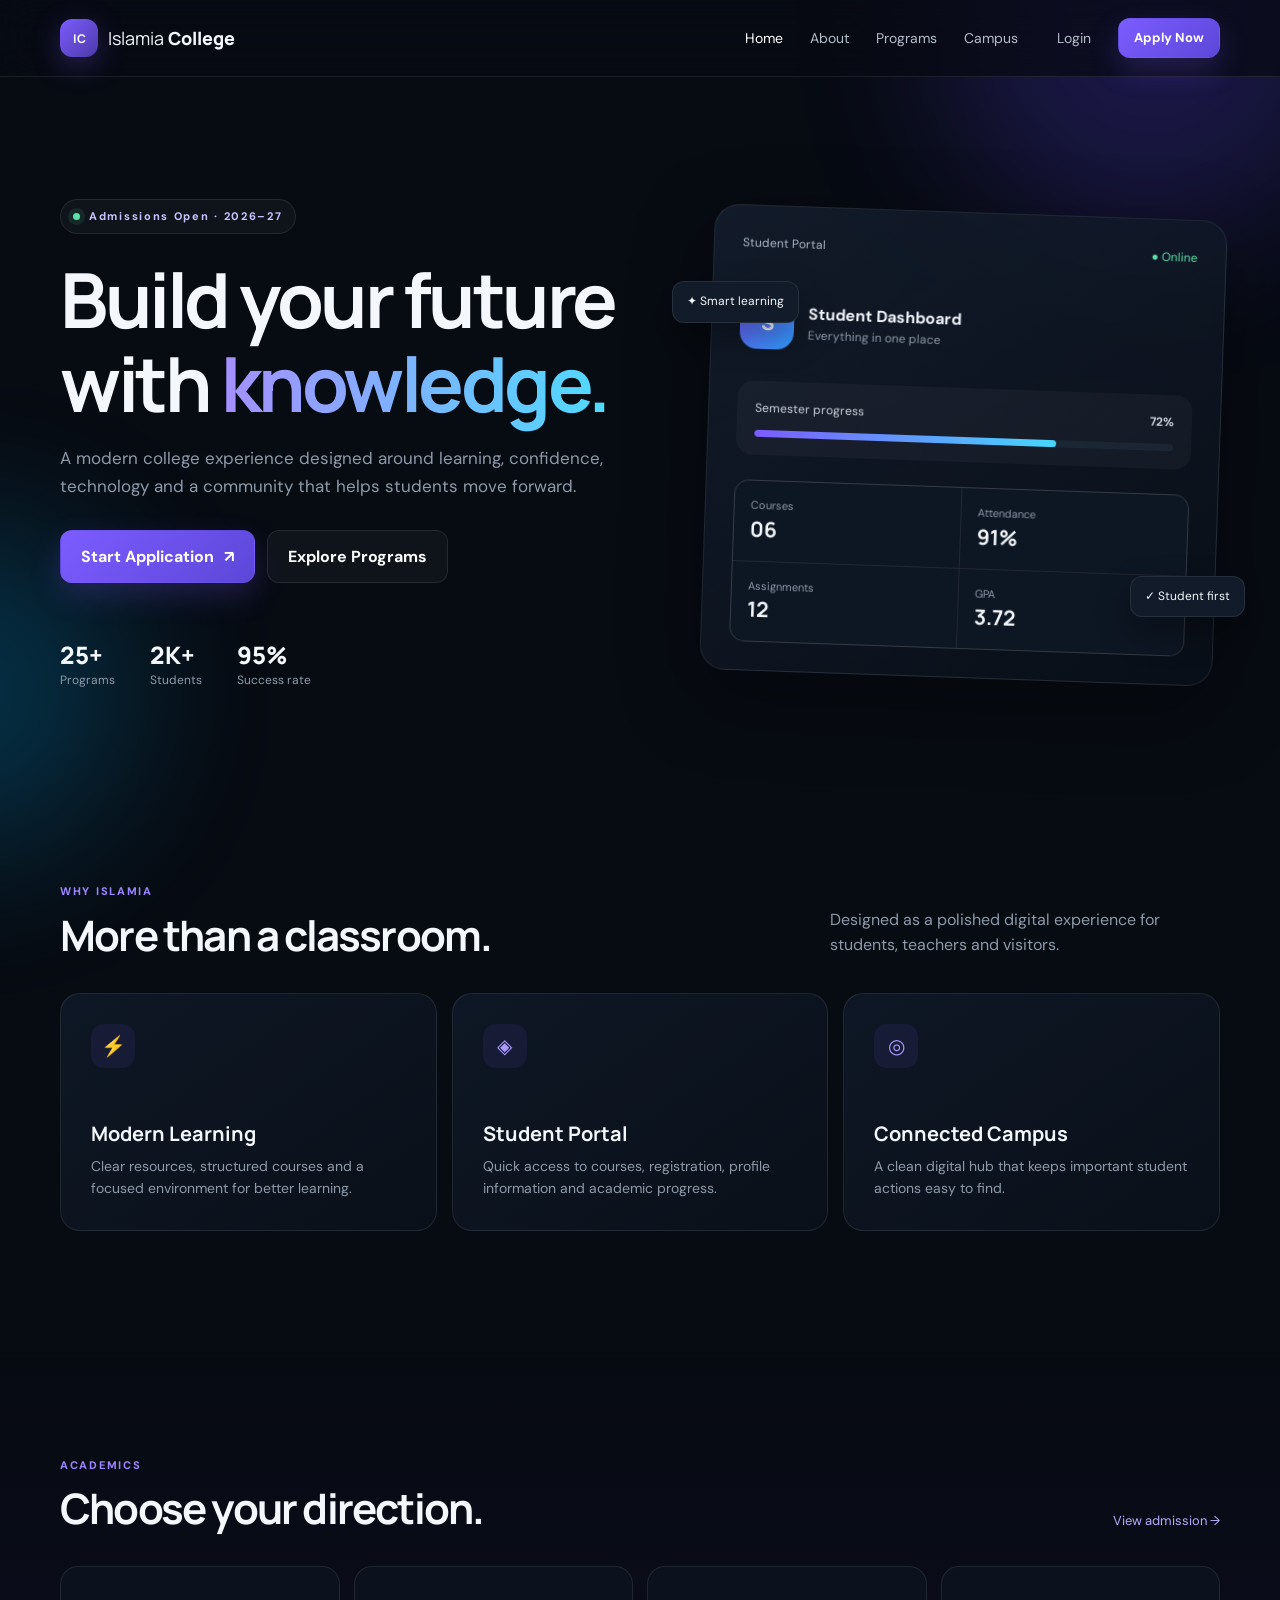
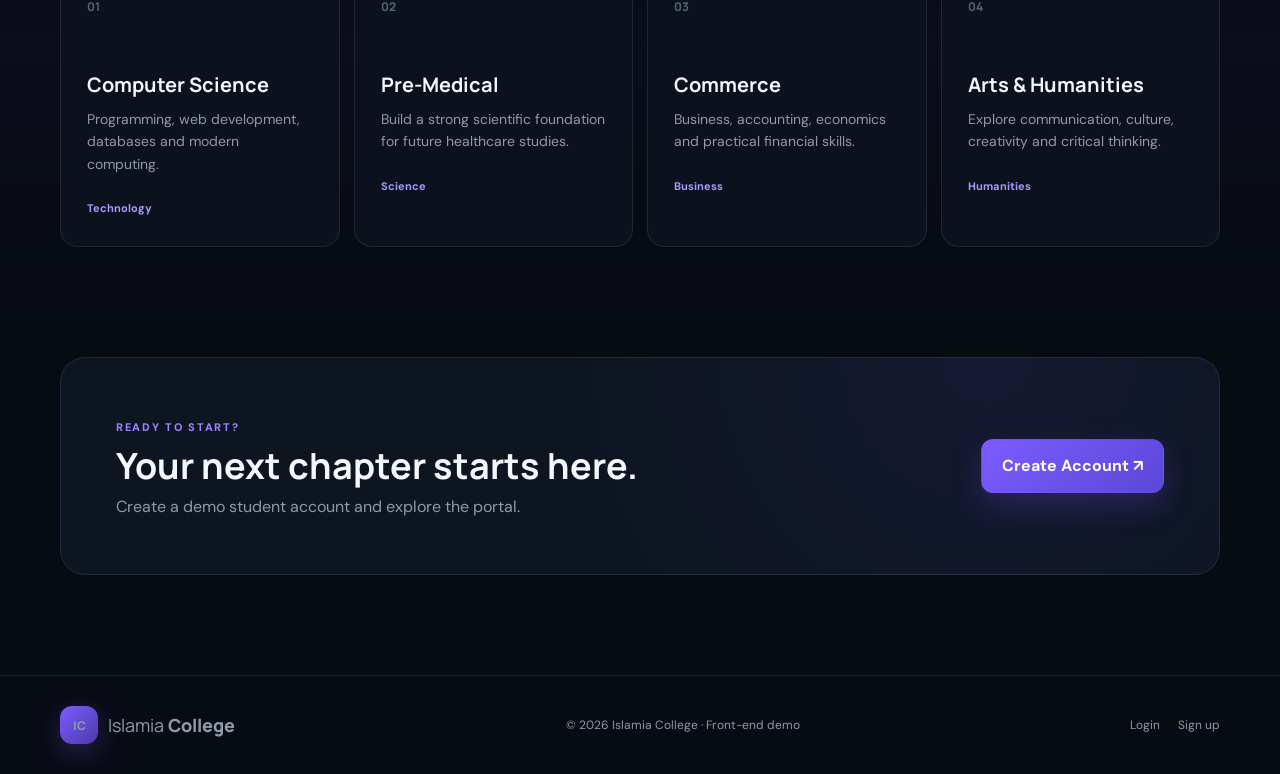
<file: index.html>
<!DOCTYPE html>
<html lang="en">
<head>
  <meta charset="UTF-8">
  <meta name="viewport" content="width=device-width, initial-scale=1.0">
  <meta name="description" content="Islamia College — modern student portal front-end demo.">
  <title>Islamia College | Home</title>
  <link rel="stylesheet" href="style.css">
</head>
<body>
  <div class="bg-orb orb-one"></div><div class="bg-orb orb-two"></div>
  <header class="nav-wrap">
    <nav class="nav container">
      <a class="brand" href="index.html"><span class="brand-mark">IC</span><span>Islamia <b>College</b></span></a>
      <button class="menu-btn" aria-label="Open menu">☰</button>
      <div class="nav-links">
        <a class="active" href="#home">Home</a>
        <a href="#about">About</a>
        <a href="#programs">Programs</a>
        <a href="#features">Campus</a>
        <a href="login.html" class="nav-login">Login</a>
        <a href="signup.html" class="btn btn-sm">Apply Now</a>
      </div>
    </nav>
  </header>

  <main id="home">
    <section class="hero container">
      <div class="hero-copy reveal">
        <div class="eyebrow"><span class="pulse"></span> Admissions Open · 2026–27</div>
        <h1>Build your future with <span>knowledge.</span></h1>
        <p class="hero-text">A modern college experience designed around learning, confidence, technology and a community that helps students move forward.</p>
        <div class="hero-actions">
          <a href="signup.html" class="btn">Start Application <span>↗</span></a>
          <a href="#programs" class="btn btn-ghost">Explore Programs</a>
        </div>
        <div class="trust-row">
          <div><strong>25+</strong><span>Programs</span></div>
          <div><strong>2K+</strong><span>Students</span></div>
          <div><strong>95%</strong><span>Success rate</span></div>
        </div>
      </div>
      <div class="hero-card-wrap reveal delay-2">
        <div class="hero-card glass">
          <div class="card-top"><span>Student Portal</span><span class="status-dot">● Online</span></div>
          <div class="profile-mini"><div class="avatar">S</div><div><b>Student Dashboard</b><small>Everything in one place</small></div></div>
          <div class="progress-box"><div class="row"><span>Semester progress</span><b>72%</b></div><div class="progress"><i style="width:72%"></i></div></div>
          <div class="mini-grid"><div><span>Courses</span><b>06</b></div><div><span>Attendance</span><b>91%</b></div><div><span>Assignments</span><b>12</b></div><div><span>GPA</span><b>3.72</b></div></div>
        </div>
        <div class="float-chip chip-one">✦ Smart learning</div>
        <div class="float-chip chip-two">✓ Student first</div>
      </div>
    </section>

    <section class="section container" id="about">
      <div class="section-head reveal"><div><span class="kicker">WHY ISLAMIA</span><h2>More than a classroom.</h2></div><p>Designed as a polished digital experience for students, teachers and visitors.</p></div>
      <div class="feature-grid" id="features">
        <article class="feature-card reveal"><div class="icon">⚡</div><h3>Modern Learning</h3><p>Clear resources, structured courses and a focused environment for better learning.</p></article>
        <article class="feature-card reveal delay-1"><div class="icon">◈</div><h3>Student Portal</h3><p>Quick access to courses, registration, profile information and academic progress.</p></article>
        <article class="feature-card reveal delay-2"><div class="icon">◎</div><h3>Connected Campus</h3><p>A clean digital hub that keeps important student actions easy to find.</p></article>
      </div>
    </section>

    <section class="section programs-section" id="programs">
      <div class="container">
        <div class="section-head reveal"><div><span class="kicker">ACADEMICS</span><h2>Choose your direction.</h2></div><a href="signup.html" class="text-link">View admission →</a></div>
        <div class="program-grid">
          <article class="program reveal"><span>01</span><h3>Computer Science</h3><p>Programming, web development, databases and modern computing.</p><b>Technology</b></article>
          <article class="program reveal delay-1"><span>02</span><h3>Pre-Medical</h3><p>Build a strong scientific foundation for future healthcare studies.</p><b>Science</b></article>
          <article class="program reveal delay-2"><span>03</span><h3>Commerce</h3><p>Business, accounting, economics and practical financial skills.</p><b>Business</b></article>
          <article class="program reveal delay-3"><span>04</span><h3>Arts & Humanities</h3><p>Explore communication, culture, creativity and critical thinking.</p><b>Humanities</b></article>
        </div>
      </div>
    </section>

    <section class="cta container reveal">
      <div><span class="kicker">READY TO START?</span><h2>Your next chapter starts here.</h2><p>Create a demo student account and explore the portal.</p></div>
      <a href="signup.html" class="btn">Create Account ↗</a>
    </section>
  </main>

  <footer><div class="container footer-inner"><a class="brand" href="index.html"><span class="brand-mark">IC</span><span>Islamia <b>College</b></span></a><p>© 2026 Islamia College · Front-end demo</p><div><a href="login.html">Login</a><a href="signup.html">Sign up</a></div></div></footer>
  <script src="script.js"></script>
</body>
</html>
</file>
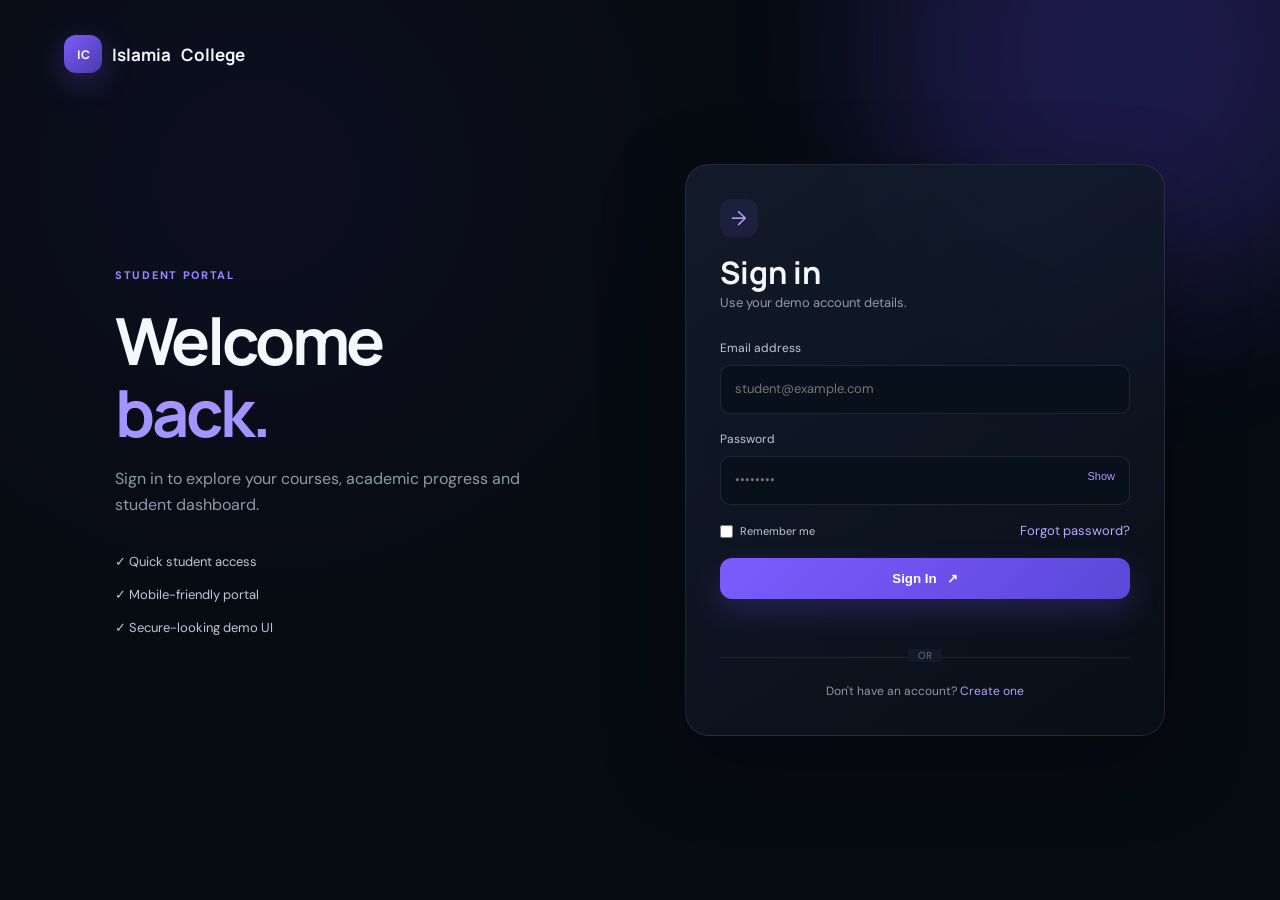
<file: dashboard.html>
<!DOCTYPE html>
<html lang="en">
<head>
<meta charset="UTF-8"><meta name="viewport" content="width=device-width, initial-scale=1.0">
<title>Dashboard | Islamia College</title><link rel="stylesheet" href="style.css">
</head>
<body class="dashboard-page">
<header class="dash-nav"><div class="container dash-nav-inner"><a class="brand" href="index.html"><span class="brand-mark">IC</span><span>Islamia <b>College</b></span></a><div class="dash-actions"><span class="welcome-user" id="welcomeUser">Student</span><button id="logoutBtn" class="btn btn-sm btn-ghost">Logout</button></div></div></header>
<main class="container dashboard">
<div class="dash-hero"><div><span class="kicker">STUDENT DASHBOARD</span><h1>Good to see you, <span id="studentName">Student</span>.</h1><p>Here is your academic snapshot for the current semester.</p></div><div class="date-card">2026<br><small>Academic Year</small></div></div>
<div class="stat-grid"><div class="stat-card"><span>Attendance</span><strong>91%</strong><small>↑ 4% this month</small></div><div class="stat-card"><span>Current GPA</span><strong>3.72</strong><small>Excellent standing</small></div><div class="stat-card"><span>Courses</span><strong>06</strong><small>4 completed · 2 active</small></div><div class="stat-card"><span>Assignments</span><strong>12</strong><small>3 due this week</small></div></div>
<div class="dash-grid">
<section class="panel"><div class="panel-head"><div><span class="kicker">MY COURSES</span><h2>Current semester</h2></div><button class="icon-btn">•••</button></div>
<div class="course-row"><span class="course-icon">CS</span><div><b>Web Development</b><small>HTML · CSS · JavaScript</small></div><strong>92%</strong></div>
<div class="course-row"><span class="course-icon">DB</span><div><b>Database Systems</b><small>SQL · Data modeling</small></div><strong>86%</strong></div>
<div class="course-row"><span class="course-icon">EN</span><div><b>English Communication</b><small>Writing · Presentation</small></div><strong>89%</strong></div>
</section>
<section class="panel"><div class="panel-head"><div><span class="kicker">UPCOMING</span><h2>Next activities</h2></div></div>
<div class="activity"><span class="activity-date">18<br><small>AUG</small></span><div><b>Web Development Quiz</b><small>10:00 AM · Lab 02</small></div></div>
<div class="activity"><span class="activity-date">20<br><small>AUG</small></span><div><b>Database Assignment</b><small>11:59 PM · Online</small></div></div>
<div class="activity"><span class="activity-date">24<br><small>AUG</small></span><div><b>Semester Project Review</b><small>09:30 AM · Room 14</small></div></div>
</section>
</div>
<div class="dashboard-bottom panel"><div><span class="kicker">PROFILE</span><h2 id="profileName">Student Profile</h2><p id="profileDetails">Program · Semester · Student ID</p></div><a href="index.html" class="btn btn-ghost">Back to website</a></div>
</main>
<script src="script.js"></script><script src="auth.js"></script>
</body></html>
</file>
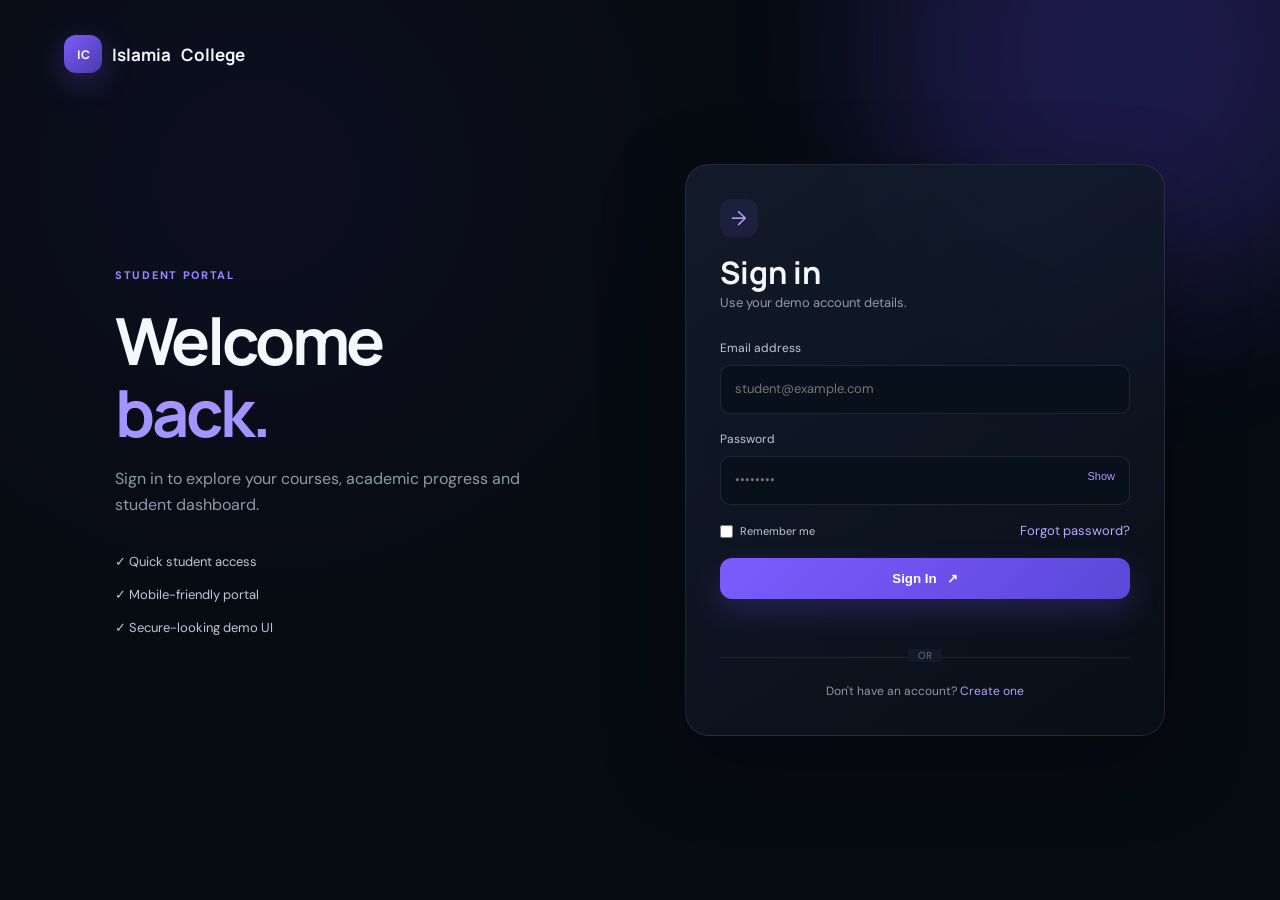
<file: login.html>
<!DOCTYPE html>
<html lang="en">
<head>
<meta charset="UTF-8"><meta name="viewport" content="width=device-width, initial-scale=1.0">
<title>Login | Islamia College</title><link rel="stylesheet" href="style.css">
</head>
<body class="auth-page">
<div class="auth-glow"></div>
<a href="index.html" class="auth-brand"><span class="brand-mark">IC</span> Islamia <b>College</b></a>
<main class="auth-shell">
  <section class="auth-info">
    <span class="kicker">STUDENT PORTAL</span><h1>Welcome<br><span>back.</span></h1>
    <p>Sign in to explore your courses, academic progress and student dashboard.</p>
    <div class="auth-points"><div>✓ Quick student access</div><div>✓ Mobile-friendly portal</div><div>✓ Secure-looking demo UI</div></div>
  </section>
  <section class="auth-card glass">
    <div class="auth-heading"><span class="icon-box">→</span><h2>Sign in</h2><p>Use your demo account details.</p></div>
    <form id="loginForm">
      <label>Email address<input id="loginEmail" type="email" placeholder="student@example.com" required></label>
      <label>Password<div class="password-wrap"><input id="loginPassword" type="password" placeholder="••••••••" required><button type="button" class="pass-toggle">Show</button></div></label>
      <div class="form-row"><label class="check"><input type="checkbox"> Remember me</label><a href="#" class="text-link">Forgot password?</a></div>
      <button class="btn full" type="submit">Sign In <span>↗</span></button>
      <p class="form-note" id="loginMessage"></p>
    </form>
    <div class="divider"><span>OR</span></div>
    <p class="switch">Don't have an account? <a href="signup.html">Create one</a></p>
  </section>
</main>
<script src="script.js"></script><script src="auth.js"></script>
</body></html>
</file>
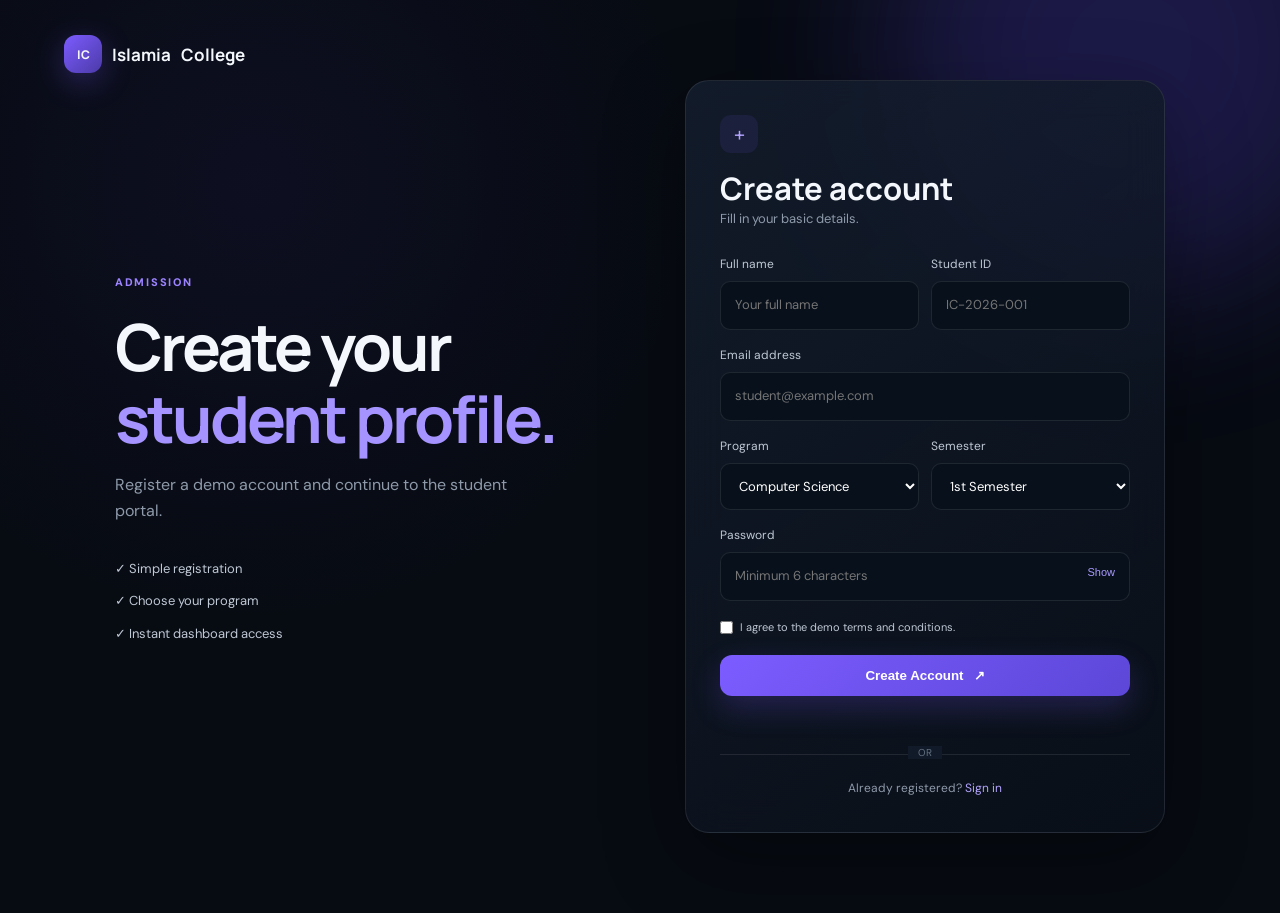
<file: signup.html>
<!DOCTYPE html>
<html lang="en">
<head>
<meta charset="UTF-8"><meta name="viewport" content="width=device-width, initial-scale=1.0">
<title>Sign Up | Islamia College</title><link rel="stylesheet" href="style.css">
</head>
<body class="auth-page">
<div class="auth-glow"></div>
<a href="index.html" class="auth-brand"><span class="brand-mark">IC</span> Islamia <b>College</b></a>
<main class="auth-shell signup-shell">
<section class="auth-info"><span class="kicker">ADMISSION</span><h1>Create your<br><span>student profile.</span></h1><p>Register a demo account and continue to the student portal.</p><div class="auth-points"><div>✓ Simple registration</div><div>✓ Choose your program</div><div>✓ Instant dashboard access</div></div></section>
<section class="auth-card glass">
<div class="auth-heading"><span class="icon-box">+</span><h2>Create account</h2><p>Fill in your basic details.</p></div>
<form id="signupForm">
<div class="two-input"><label>Full name<input id="signupName" type="text" placeholder="Your full name" required></label><label>Student ID<input id="signupId" type="text" placeholder="IC-2026-001" required></label></div>
<label>Email address<input id="signupEmail" type="email" placeholder="student@example.com" required></label>
<div class="two-input"><label>Program<select id="signupProgram"><option>Computer Science</option><option>Pre-Medical</option><option>Commerce</option><option>Arts & Humanities</option></select></label><label>Semester<select id="signupSemester"><option>1st Semester</option><option>2nd Semester</option><option>3rd Semester</option><option>4th Semester</option></select></label></div>
<label>Password<div class="password-wrap"><input id="signupPassword" type="password" placeholder="Minimum 6 characters" minlength="6" required><button type="button" class="pass-toggle">Show</button></div></label>
<label class="check terms"><input type="checkbox" required> I agree to the demo terms and conditions.</label>
<button class="btn full" type="submit">Create Account <span>↗</span></button>
<p class="form-note" id="signupMessage"></p>
</form><div class="divider"><span>OR</span></div><p class="switch">Already registered? <a href="login.html">Sign in</a></p>
</section></main>
<script src="script.js"></script><script src="auth.js"></script>
</body></html>
</file>
<file: style.css>
@import url('https://fonts.googleapis.com/css2?family=DM+Sans:wght@400;500;600;700&family=Manrope:wght@500;600;700;800&display=swap');
:root{--bg:#070b12;--panel:#0d1420;--panel2:#101a28;--text:#f4f7fb;--muted:#8e9aaa;--line:rgba(255,255,255,.09);--primary:#7c5cff;--primary2:#9c83ff;--cyan:#46d7ff;--green:#5ce1a8;--shadow:0 25px 80px rgba(0,0,0,.35)}
*{box-sizing:border-box;margin:0;padding:0}html{scroll-behavior:smooth}body{font-family:"DM Sans",sans-serif;background:var(--bg);color:var(--text);line-height:1.6;overflow-x:hidden}a{color:inherit;text-decoration:none}.container{width:min(1160px,calc(100% - 40px));margin:auto}.bg-orb,.auth-glow{position:fixed;border-radius:50%;filter:blur(80px);pointer-events:none;opacity:.22;z-index:-1}.orb-one{width:420px;height:420px;background:#6245ff;top:-180px;right:-80px}.orb-two{width:330px;height:330px;background:#00b7ff;bottom:5%;left:-200px}.nav-wrap{position:sticky;top:0;z-index:20;background:rgba(7,11,18,.72);backdrop-filter:blur(18px);border-bottom:1px solid var(--line)}.nav{height:76px;display:flex;align-items:center;justify-content:space-between}.brand{display:flex;align-items:center;gap:10px;font-family:Manrope;font-size:18px}.brand b{font-weight:800}.brand-mark{display:grid;place-items:center;width:38px;height:38px;border-radius:12px;background:linear-gradient(135deg,var(--primary),#4c3aa8);font:800 12px Manrope;box-shadow:0 8px 30px rgba(124,92,255,.3)}.nav-links{display:flex;align-items:center;gap:27px;color:#b4bdc9;font-size:14px}.nav-links a:hover,.nav-links .active{color:#fff}.nav-login{margin-left:12px}.btn{display:inline-flex;align-items:center;justify-content:center;gap:10px;padding:13px 20px;border-radius:12px;border:1px solid transparent;background:linear-gradient(135deg,var(--primary),#5c47d8);color:#fff;font-weight:700;box-shadow:0 12px 30px rgba(124,92,255,.22);transition:.25s transform,.25s box-shadow}.btn:hover{transform:translateY(-3px);box-shadow:0 18px 38px rgba(124,92,255,.3)}.btn-sm{padding:9px 15px;font-size:13px}.btn-ghost{background:rgba(255,255,255,.035);border-color:var(--line);box-shadow:none}.menu-btn{display:none;background:none;border:0;color:#fff;font-size:25px}.hero{min-height:690px;display:grid;grid-template-columns:1.05fr .95fr;align-items:center;gap:80px;padding-top:45px}.eyebrow,.kicker{font-size:11px;letter-spacing:1.7px;font-weight:800;color:var(--primary2)}.eyebrow{display:inline-flex;gap:9px;align-items:center;border:1px solid var(--line);background:rgba(255,255,255,.035);padding:8px 12px;border-radius:999px;color:#c8c1ff}.pulse{width:7px;height:7px;border-radius:50%;background:var(--green);box-shadow:0 0 0 5px rgba(92,225,168,.1)}h1,h2,h3{font-family:Manrope;line-height:1.1}.hero h1{font-size:clamp(48px,6vw,76px);letter-spacing:-3.5px;margin:24px 0 20px}.hero h1 span,.dash-hero h1 span{background:linear-gradient(90deg,#a68fff,#4edbff);-webkit-background-clip:text;color:transparent}.hero-text{max-width:600px;color:var(--muted);font-size:17px}.hero-actions{display:flex;gap:12px;margin-top:30px}.trust-row{display:flex;gap:35px;margin-top:55px}.trust-row div{display:flex;flex-direction:column}.trust-row strong{font:800 24px Manrope}.trust-row span{font-size:12px;color:var(--muted)}.hero-card-wrap{position:relative}.glass{background:linear-gradient(145deg,rgba(20,30,46,.86),rgba(10,16,26,.78));border:1px solid var(--line);box-shadow:var(--shadow);backdrop-filter:blur(20px)}.hero-card{padding:28px;border-radius:25px;transform:rotate(2deg);transition:.5s}.hero-card:hover{transform:rotate(0) translateY(-8px)}.card-top,.row{display:flex;justify-content:space-between;align-items:center}.card-top{color:#aeb8c6;font-size:12px}.status-dot{color:var(--green)}.profile-mini{display:flex;gap:14px;align-items:center;margin:42px 0 32px}.avatar{width:54px;height:54px;border-radius:17px;display:grid;place-items:center;background:linear-gradient(135deg,#7c5cff,#2b9eff);font:800 20px Manrope}.profile-mini small,.course-row small,.activity small{display:block;color:var(--muted);font-size:12px}.progress-box{padding:18px;border-radius:16px;background:rgba(255,255,255,.035)}.progress-box .row{font-size:12px;color:#cbd3de}.progress{height:7px;background:#1b2635;border-radius:99px;margin-top:12px;overflow:hidden}.progress i{display:block;height:100%;border-radius:99px;background:linear-gradient(90deg,var(--primary),var(--cyan))}.mini-grid{display:grid;grid-template-columns:1fr 1fr;gap:1px;background:var(--line);margin-top:25px;border:1px solid var(--line);border-radius:15px;overflow:hidden}.mini-grid div{background:#0d1623;padding:16px}.mini-grid span{display:block;color:var(--muted);font-size:11px}.mini-grid b{font:700 21px Manrope}.float-chip{position:absolute;background:#111b29;border:1px solid var(--line);padding:10px 14px;border-radius:12px;font-size:12px;box-shadow:0 15px 35px #0005;animation:float 4s ease-in-out infinite}.chip-one{left:-35px;top:15%}.chip-two{right:-25px;bottom:13%;animation-delay:1s}@keyframes float{50%{transform:translateY(-9px)}}.section{padding:110px 0}.section-head{display:flex;justify-content:space-between;align-items:end;gap:30px;margin-bottom:35px}.section-head h2{font-size:42px;letter-spacing:-1.8px;margin-top:9px}.section-head p{max-width:390px;color:var(--muted)}.feature-grid{display:grid;grid-template-columns:repeat(3,1fr);gap:15px}.feature-card{padding:30px;border:1px solid var(--line);border-radius:20px;background:linear-gradient(145deg,#0e1725,#0a1019);transition:.3s}.feature-card:hover{transform:translateY(-7px);border-color:#6f5cff66}.icon{width:44px;height:44px;border-radius:13px;display:grid;place-items:center;background:#7c5cff16;color:#a99aff;font-size:20px;margin-bottom:55px}.feature-card h3{font-size:20px;margin-bottom:10px}.feature-card p,.program p{color:var(--muted);font-size:14px}.programs-section{background:linear-gradient(180deg,transparent,rgba(124,92,255,.035),transparent)}.text-link{color:#b6aaff;font-size:13px}.program-grid{display:grid;grid-template-columns:repeat(4,1fr);gap:14px}.program{padding:26px;border:1px solid var(--line);border-radius:18px;min-height:250px;transition:.3s;background:#0b121d}.program:hover{transform:translateY(-6px);background:#101a29}.program>span{color:#596577;font:700 12px Manrope}.program h3{font-size:20px;margin:55px 0 12px}.program b{display:inline-block;margin-top:25px;font-size:11px;color:#a99aff}.cta{padding:55px;border-radius:25px;border:1px solid var(--line);background:radial-gradient(circle at 80% 0,#5137b51c,transparent 45%),#0d1521;display:flex;justify-content:space-between;align-items:center;margin-bottom:100px}.cta h2{font-size:36px;margin:8px 0}.cta p{color:var(--muted)}footer{border-top:1px solid var(--line);padding:30px 0;color:var(--muted);font-size:12px}.footer-inner{display:flex;justify-content:space-between;align-items:center}.footer-inner>div{display:flex;gap:18px}.auth-page{min-height:100vh;background:radial-gradient(circle at 20% 20%,#4c37b318,transparent 35%),#070b12}.auth-glow{width:500px;height:500px;background:#674dff;top:-200px;right:-100px}.auth-brand{position:absolute;top:35px;left:5%;display:flex;align-items:center;gap:10px;font:700 17px Manrope}.auth-shell{width:min(1050px,calc(100% - 40px));min-height:100vh;margin:auto;display:grid;grid-template-columns:1fr 1fr;align-items:center;gap:90px;padding:80px 0}.auth-info h1{font-size:65px;letter-spacing:-3px;margin:18px 0}.auth-info h1 span{color:#a593ff}.auth-info>p{color:var(--muted);max-width:430px}.auth-points{display:grid;gap:12px;margin-top:35px;color:#bfc8d5;font-size:13px}.auth-card{padding:34px;border-radius:24px}.auth-heading .icon-box{display:grid;place-items:center;width:38px;height:38px;border-radius:11px;background:#7c5cff18;color:#b2a3ff;font-size:20px}.auth-heading h2{font-size:31px;margin:18px 0 4px}.auth-heading p{color:var(--muted);font-size:13px;margin-bottom:25px}form{display:grid;gap:16px}label{font-size:12px;color:#bfc8d5;display:grid;gap:7px}input,select{width:100%;padding:13px 14px;background:#08101b;border:1px solid var(--line);border-radius:10px;color:#fff;outline:none;font:inherit;font-size:13px}input:focus,select:focus{border-color:#7963f4;box-shadow:0 0 0 4px #7c5cff12}.password-wrap{position:relative}.password-wrap input{padding-right:58px}.pass-toggle{position:absolute;right:8px;top:7px;border:0;background:transparent;color:#a99aff;font-size:11px;padding:7px}.form-row{display:flex;justify-content:space-between;align-items:center}.check{display:flex;grid-template-columns:auto 1fr;align-items:center;display:flex;gap:7px;font-size:11px}.check input{width:auto}.full{width:100%;border:0;cursor:pointer}.form-note{min-height:18px;text-align:center;font-size:12px;color:#69e1ad}.divider{height:25px;border-bottom:1px solid var(--line);text-align:center;margin-bottom:24px}.divider span{position:relative;top:8px;padding:0 10px;background:#101a28;color:#657182;font-size:10px}.switch{text-align:center;color:var(--muted);font-size:12px}.switch a{color:#b3a5ff}.two-input{display:grid;grid-template-columns:1fr 1fr;gap:12px}.terms{margin:2px 0}.dashboard-page{background:#080d15}.dash-nav{border-bottom:1px solid var(--line);background:#080d15}.dash-nav-inner{height:72px;display:flex;align-items:center;justify-content:space-between}.dash-actions{display:flex;align-items:center;gap:14px}.welcome-user{font-size:12px;color:var(--muted)}.dashboard{padding:60px 0 90px}.dash-hero{display:flex;justify-content:space-between;align-items:end;margin-bottom:30px}.dash-hero h1{font-size:42px;margin:8px 0}.dash-hero p{color:var(--muted);font-size:14px}.date-card{text-align:center;padding:14px 25px;border:1px solid var(--line);border-radius:14px;background:#0d1521;font:700 20px Manrope}.date-card small{font:400 10px "DM Sans";color:var(--muted)}.stat-grid{display:grid;grid-template-columns:repeat(4,1fr);gap:13px}.stat-card,.panel{border:1px solid var(--line);border-radius:18px;background:#0d1521}.stat-card{padding:23px}.stat-card span,.stat-card small{display:block;color:var(--muted);font-size:11px}.stat-card strong{display:block;font:800 31px Manrope;margin:10px 0 4px}.stat-card small{color:#6fdaaa}.dash-grid{display:grid;grid-template-columns:1.2fr .8fr;gap:14px;margin-top:14px}.panel{padding:25px}.panel-head{display:flex;justify-content:space-between;align-items:center;margin-bottom:22px}.panel h2{font-size:22px;margin-top:5px}.icon-btn{border:0;background:none;color:#748094}.course-row,.activity{display:flex;align-items:center;gap:14px;padding:17px 0;border-top:1px solid var(--line)}.course-icon{width:40px;height:40px;border-radius:12px;background:#7c5cff18;color:#a99aff;display:grid;place-items:center;font:800 11px Manrope}.course-row>div,.activity>div{flex:1}.course-row strong{font:700 13px Manrope}.activity-date{width:45px;text-align:center;border:1px solid var(--line);border-radius:10px;padding:5px;color:#a99aff;font:800 15px Manrope}.activity-date small{font-size:8px}.dashboard-bottom{margin-top:14px;display:flex;justify-content:space-between;align-items:center}.dashboard-bottom p{color:var(--muted);font-size:12px;margin-top:5px}.reveal{opacity:0;transform:translateY(18px);animation:reveal .8s forwards}.delay-1{animation-delay:.1s}.delay-2{animation-delay:.2s}.delay-3{animation-delay:.3s}@keyframes reveal{to{opacity:1;transform:none}}
@media(max-width:850px){.nav-links{display:none}.menu-btn{display:block}.hero{grid-template-columns:1fr;gap:45px;padding-top:70px}.hero h1{font-size:52px}.hero-card-wrap{max-width:600px;margin:auto;width:100%}.feature-grid,.program-grid{grid-template-columns:1fr 1fr}.auth-shell{grid-template-columns:1fr;gap:30px;padding-top:120px}.auth-info{display:none}.auth-card{max-width:520px;width:100%;margin:auto}.stat-grid{grid-template-columns:1fr 1fr}.dash-grid{grid-template-columns:1fr}.footer-inner{gap:15px;flex-wrap:wrap}.cta{gap:25px}.section-head{align-items:start;flex-direction:column}}
@media(max-width:520px){.container{width:min(100% - 28px,1160px)}.nav{height:66px}.hero{min-height:auto;padding:65px 0 40px}.hero h1{font-size:44px;letter-spacing:-2px}.hero-text{font-size:15px}.hero-actions{flex-direction:column}.trust-row{margin-top:35px;gap:22px}.hero-card{padding:20px}.chip-one{left:-5px}.chip-two{right:-5px}.section{padding:75px 0}.section-head h2{font-size:34px}.feature-grid,.program-grid,.stat-grid{grid-template-columns:1fr}.program{min-height:220px}.cta{padding:30px;flex-direction:column;align-items:flex-start}.cta h2{font-size:29px}.footer-inner{flex-direction:column;align-items:flex-start}.auth-shell{width:min(100% - 24px,1050px)}.auth-card{padding:24px}.two-input{grid-template-columns:1fr}.dash-hero{align-items:flex-start;gap:20px;flex-direction:column}.dash-hero h1{font-size:32px}.dashboard{padding-top:40px}.date-card{display:none}.dash-nav-inner{height:65px}.welcome-user{display:none}}

@media(max-width:850px){.nav-links.mobile-open{display:flex;position:absolute;top:66px;left:12px;right:12px;padding:18px;flex-direction:column;align-items:stretch;background:#0d1521;border:1px solid var(--line);border-radius:15px;box-shadow:var(--shadow)}.nav-links.mobile-open a{padding:8px}.nav-links.mobile-open .btn{text-align:center}}
</file>
